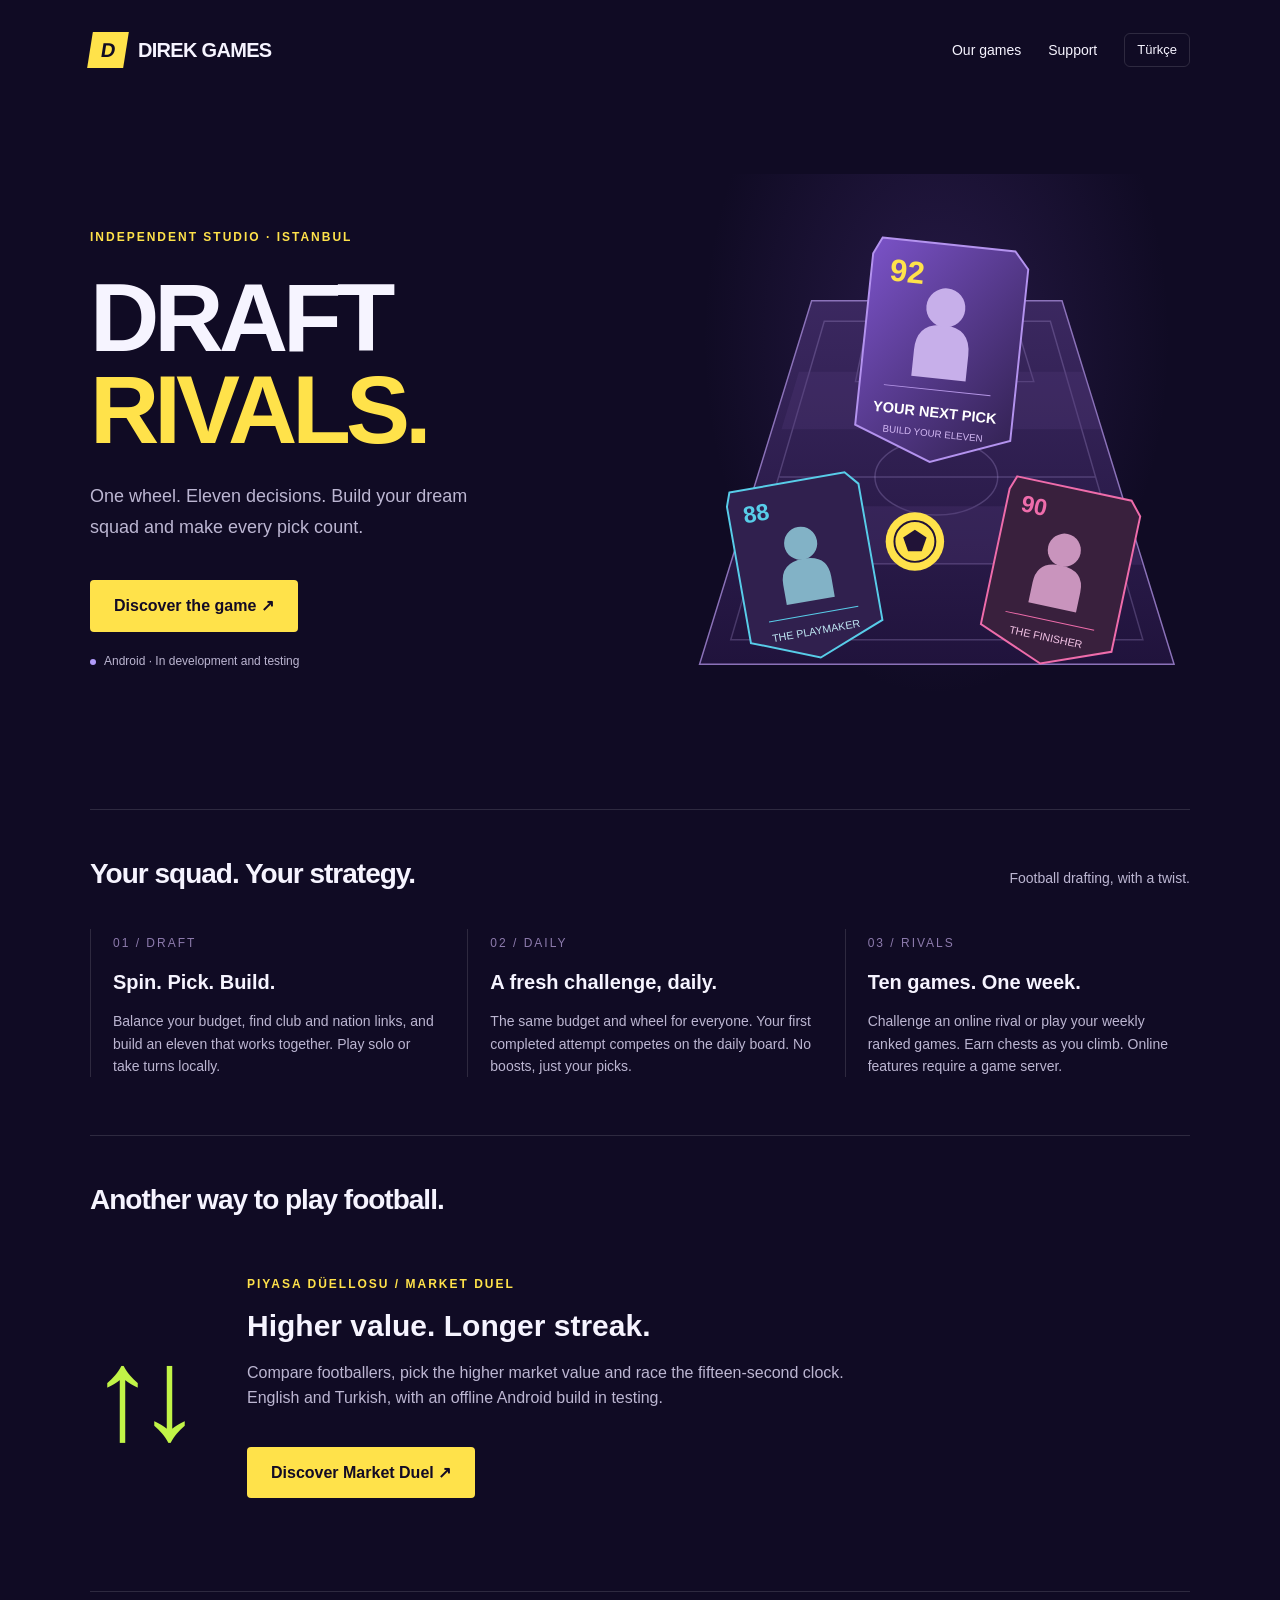
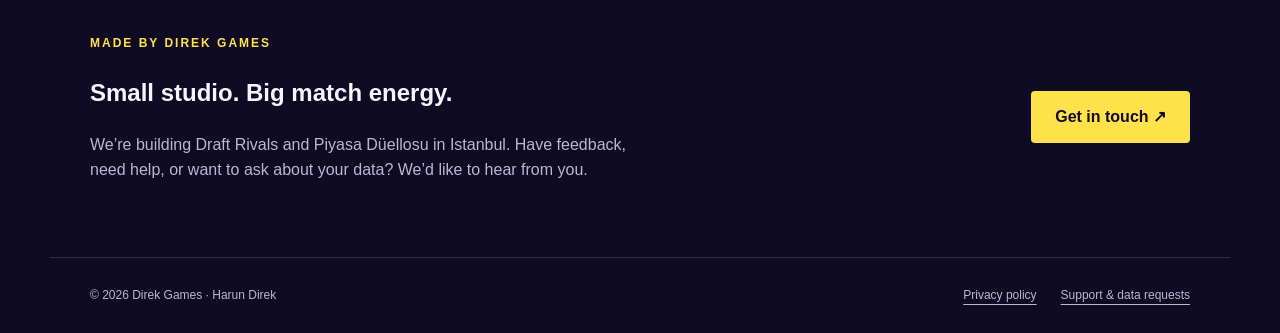
<file: index.html>
<!doctype html>
<html lang="en"><head><meta charset="utf-8"><meta name="viewport" content="width=device-width,initial-scale=1"><meta name="description" content="Direk Games, the independent studio behind Draft Rivals and Piyasa Düellosu. Football drafting and Higher/Lower games."><meta name="theme-color" content="#100b24"><title>Direk Games — Football games</title><link rel="stylesheet" href="styles.css"><script defer src="site.js"></script></head>
<body><header><a class="brand" href="index.html" aria-label="Direk Games home"><span class="mark">D</span>DIREK GAMES</a><nav aria-label="Main navigation"><a class="optional" href="#games" data-en="Our games" data-tr="Oyunlarımız">Our games</a><a href="support.html" data-en="Support" data-tr="Destek">Support</a><button class="lang" data-toggle-language>Türkçe</button></nav></header>
<main><section class="hero" id="game"><div><div class="eyebrow" data-en="Independent studio · Istanbul" data-tr="Bağımsız stüdyo · İstanbul">Independent studio · Istanbul</div><h1>DRAFT<br><span>RIVALS.</span></h1><p class="lead" data-en="One wheel. Eleven decisions. Build your dream squad and make every pick count." data-tr="Bir çark. On bir karar. Hayalindeki kadroyu kur, her seçimin fark yaratsın.">One wheel. Eleven decisions. Build your dream squad and make every pick count.</p><a class="cta" href="#how" data-en="Discover the game ↗" data-tr="Oyunu keşfet ↗">Discover the game ↗</a><div class="status" data-en="Android · In development and testing" data-tr="Android · Geliştirme ve test aşamasında">Android · In development and testing</div></div>
<div class="art"><svg viewBox="0 0 520 560" role="img" aria-label="An illustrated football pitch with draft player cards"><defs><linearGradient id="pitch" x2="0" y2="1"><stop stop-color="#3b2860"/><stop offset="1" stop-color="#20133c"/></linearGradient><linearGradient id="card" x2="1" y2="1"><stop stop-color="#7a52c7"/><stop offset="1" stop-color="#30204e"/></linearGradient></defs><g transform="translate(0 50)"><path d="M132 77 389 77 504 450 17 450Z" fill="url(#pitch)" stroke="#8b72b9" stroke-width="1.5"/><g fill="none" stroke="#d1bcff" stroke-opacity=".22" stroke-width="1.5"><path d="M145 98 377 98 472 425 49 425Z M99 258H423 M190 98 177 160 360 160 341 98 M125 425 146 347 369 347 395 425"/><ellipse cx="260" cy="258" rx="63" ry="39"/></g><g fill="#543b7a" opacity=".28"><path d="M119 150H411L429 209H101Z M82 288H453L471 348H64Z"/></g><g transform="translate(184 19) rotate(6 80 120)"><path d="M8 0H145L160 17V194L80 224 0 194V17Z" fill="url(#card)" stroke="#b493ef" stroke-width="2"/><text x="19" y="43" fill="#ffe24a" font-family="Arial" font-weight="bold" font-size="32">92</text><path d="M52 138V111Q52 83 80 83T108 111V138Z" fill="#c7afea"/><circle cx="80" cy="65" r="20" fill="#c7afea"/><path d="M25 150H135" stroke="#b697e8"/><text x="80" y="178" fill="#fff" font-family="Arial" font-weight="bold" text-anchor="middle" font-size="15">YOUR NEXT PICK</text><text x="80" y="198" fill="#d5baf6" font-family="Arial" text-anchor="middle" font-size="10">BUILD YOUR ELEVEN</text></g><g transform="translate(58 262) rotate(-10 65 94)"><path d="M5 0H125L137 14V156L68 183 0 156V14Z" fill="#30204e" stroke="#58cde9" stroke-width="2"/><text x="15" y="34" fill="#58cde9" font-family="Arial" font-size="24" font-weight="bold">88</text><circle cx="68" cy="64" r="17" fill="#82b2c6"/><path d="M43 124V103Q43 80 68 80T93 103V124" fill="#82b2c6"/><path d="M22 138H115" stroke="#58cde9"/><text x="68" y="159" fill="#c1e9f5" font-family="Arial" text-anchor="middle" font-size="11">THE PLAYMAKER</text></g><g transform="translate(318 268) rotate(12 66 90)"><path d="M5 0H125L137 14V156L68 183 0 156V14Z" fill="#39203d" stroke="#ef6cab" stroke-width="2"/><text x="15" y="34" fill="#ef6cab" font-family="Arial" font-size="24" font-weight="bold">90</text><circle cx="68" cy="64" r="17" fill="#c994bd"/><path d="M43 124V103Q43 80 68 80T93 103V124" fill="#c994bd"/><path d="M22 138H115" stroke="#ef6cab"/><text x="68" y="159" fill="#f3c3e6" font-family="Arial" text-anchor="middle" font-size="11">THE FINISHER</text></g><g transform="translate(238 324)"><circle r="30" fill="#ffe24a"/><circle r="21" fill="none" stroke="#211337" stroke-width="2"/><path d="m0-12 12 8-5 14H-7L-12-4Z" fill="#211337"/></g></g></svg></div></section>
<section class="section" id="how"><div class="section-head"><h2 data-en="Your squad. Your strategy." data-tr="Senin kadron. Senin stratejin.">Your squad. Your strategy.</h2><p data-en="Football drafting, with a twist." data-tr="Futbol draftına yeni bir heyecan.">Football drafting, with a twist.</p></div><div class="modes"><article class="mode"><span class="number">01 / DRAFT</span><h3 data-en="Spin. Pick. Build." data-tr="Çevir. Seç. Kadronu kur.">Spin. Pick. Build.</h3><p data-en="Balance your budget, find club and nation links, and build an eleven that works together. Play solo or take turns locally." data-tr="Bütçeni dengele, kulüp ve ülke bağlarını yakala, uyumlu bir 11 kur. Tek başına oyna veya aynı cihazda sırayla yarış.">Balance your budget, find club and nation links, and build an eleven that works together. Play solo or take turns locally.</p></article><article class="mode"><span class="number">02 / DAILY</span><h3 data-en="A fresh challenge, daily." data-tr="Her gün yeni bir bulmaca.">A fresh challenge, daily.</h3><p data-en="The same budget and wheel for everyone. Your first completed attempt competes on the daily board. No boosts, just your picks." data-tr="Herkese aynı bütçe ve çark. Tamamladığın ilk deneme günlük sıralamada yarışır. Boost yok; seçimlerin konuşur.">The same budget and wheel for everyone. Your first completed attempt competes on the daily board. No boosts, just your picks.</p></article><article class="mode"><span class="number">03 / RIVALS</span><h3 data-en="Ten games. One week." data-tr="On maç. Bir hafta.">Ten games. One week.</h3><p data-en="Challenge an online rival or play your weekly ranked games. Earn chests as you climb. Online features require a game server." data-tr="Online bir rakiple kapış veya haftalık dereceli maçlarını oyna. Yükselirken sandıklar kazan. Online özellikler oyun sunucusu gerektirir.">Challenge an online rival or play your weekly ranked games. Earn chests as you climb. Online features require a game server.</p></article></div></section>
<section class="section" id="games"><div class="section-head"><h2 data-en="Another way to play football." data-tr="Futbolun başka bir oyunu.">Another way to play football.</h2></div><article class="game-feature"><div class="mini-arrows" aria-hidden="true">↑↓</div><div><span class="eyebrow">PIYASA DÜELLOSU / MARKET DUEL</span><h3 data-en="Higher value. Longer streak." data-tr="Yüksek değer. Uzun seri.">Higher value. Longer streak.</h3><p data-en="Compare footballers, pick the higher market value and race the fifteen-second clock. English and Turkish, with an offline Android build in testing." data-tr="Futbolcuları karşılaştır, daha değerli olanı seç ve on beş saniyeye karşı yarış. İngilizce ve Türkçe; çevrimdışı Android sürümü testte.">Compare footballers, pick the higher market value and race the fifteen-second clock. English and Turkish, with an offline Android build in testing.</p><a class="cta" href="piyasa-duellosu.html" data-en="Discover Market Duel ↗" data-tr="Piyasa Düellosu’nu keşfet ↗">Discover Market Duel ↗</a></div></article></section><section class="section contact"><div><div class="eyebrow" data-en="Made by Direk Games" data-tr="Direk Games tarafından">Made by Direk Games</div><h2 data-en="Small studio. Big match energy." data-tr="Küçük stüdyo. Büyük maç heyecanı.">Small studio. Big match energy.</h2><p data-en="We’re building Draft Rivals and Piyasa Düellosu in Istanbul. Have feedback, need help, or want to ask about your data? We’d like to hear from you." data-tr="Draft Rivals ve Piyasa Düellosu’nu İstanbul’da geliştiriyoruz. Önerin, destek ihtiyacın veya verilerinle ilgili bir sorun varsa bize yaz.">We’re building Draft Rivals in Istanbul. Have feedback, need help, or want to ask about your data? We’d like to hear from you.</p></div><a class="cta" href="support.html" data-en="Get in touch ↗" data-tr="Bize ulaş ↗">Get in touch ↗</a></section></main>
<footer><span>© 2026 Direk Games · Harun Direk</span><div><a href="privacy.html" data-en="Privacy policy" data-tr="Gizlilik politikası">Privacy policy</a><a href="support.html" data-en="Support & data requests" data-tr="Destek ve veri talepleri">Support & data requests</a></div></footer></body></html>
</file>
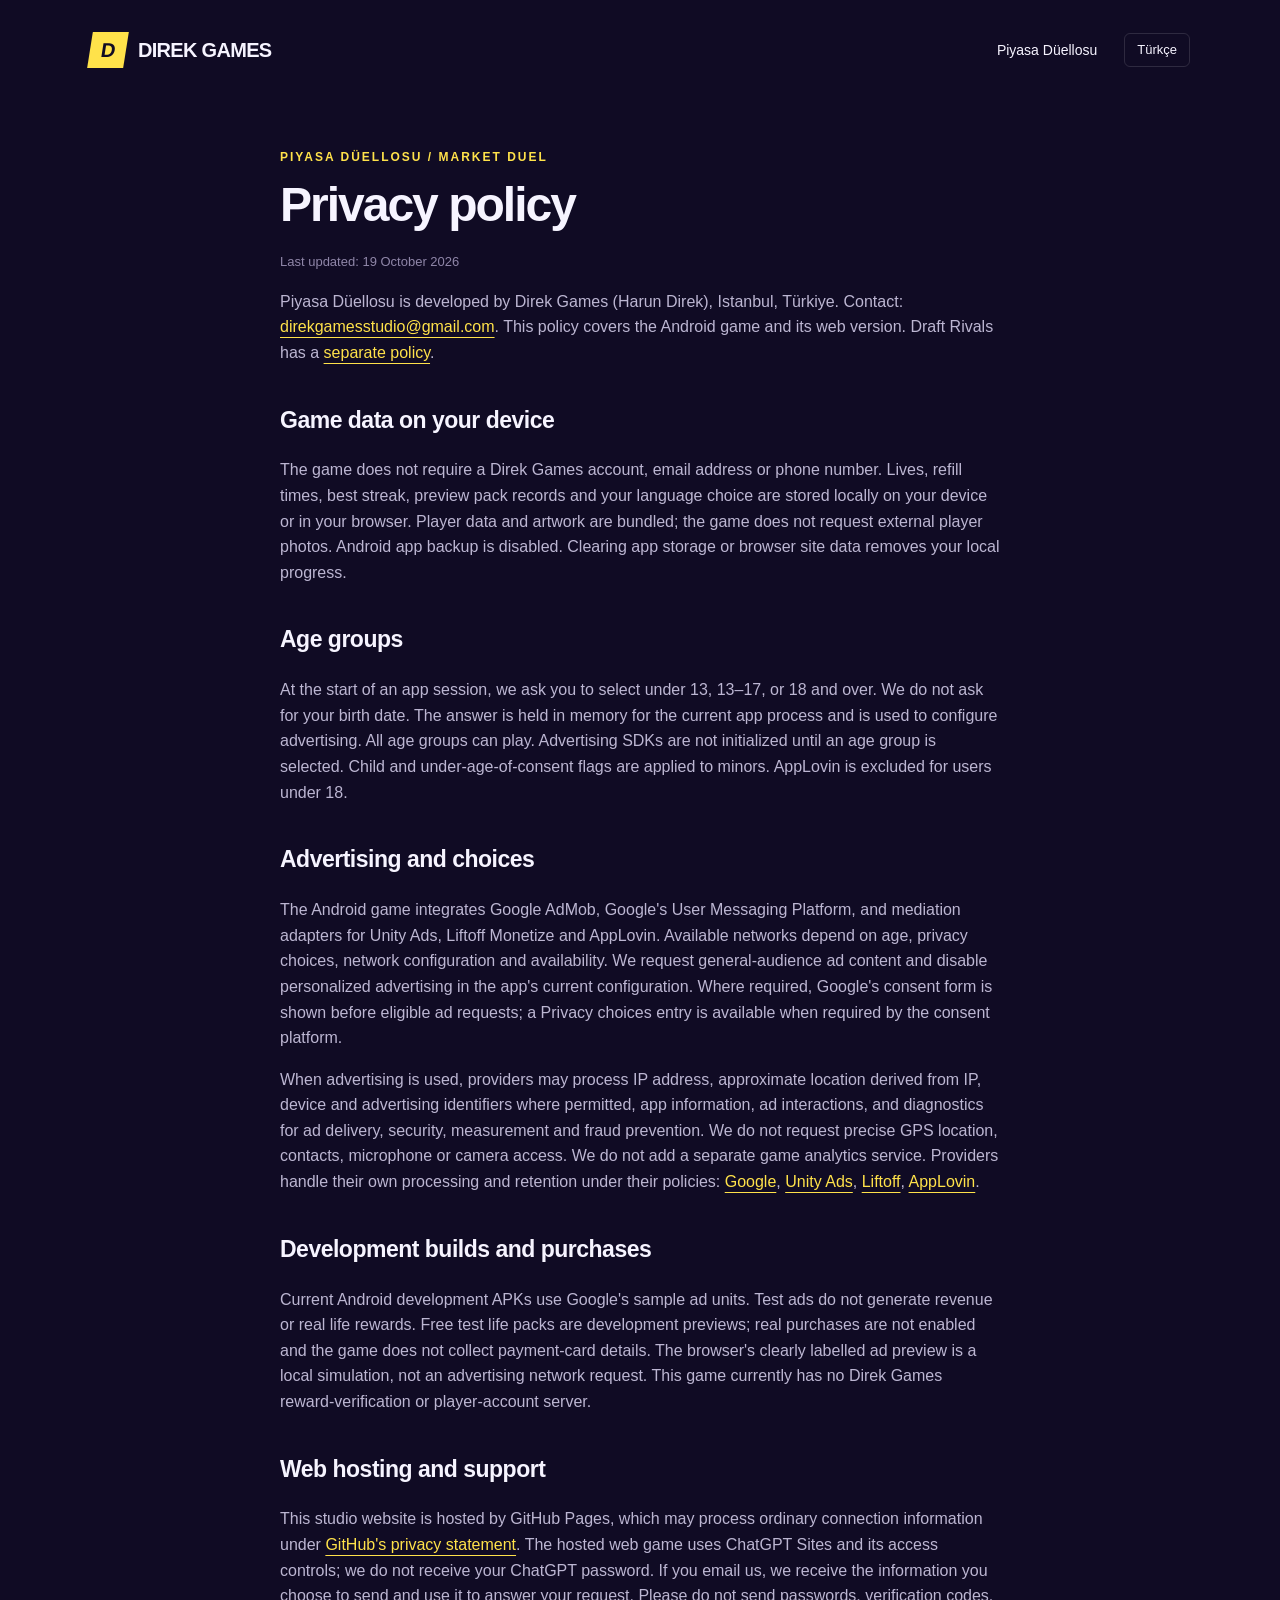
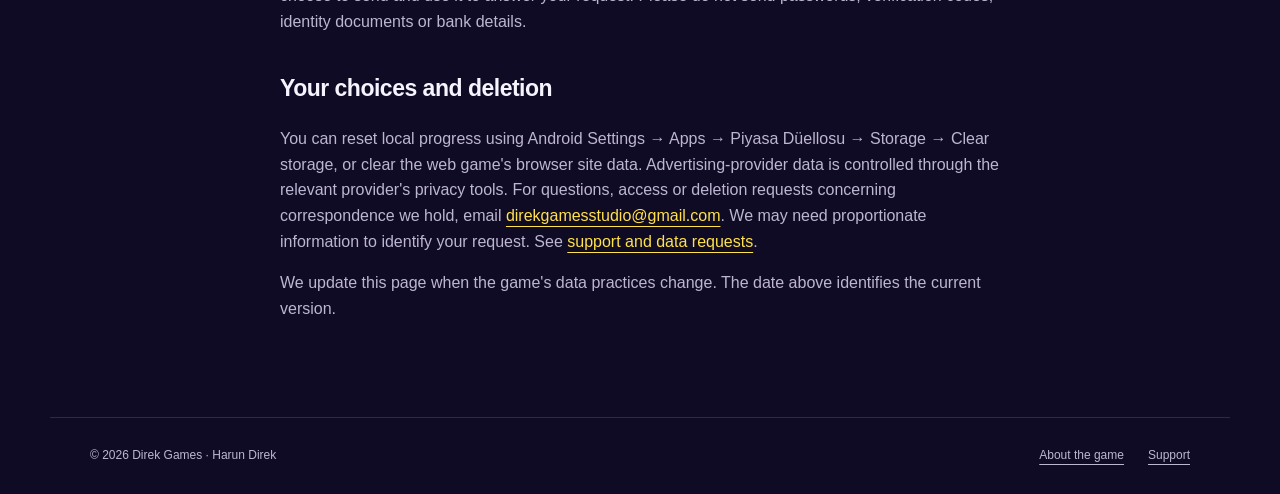
<file: piyasa-duellosu-privacy.html>
<!doctype html>
<html lang="en"><head><meta charset="utf-8"><meta name="viewport" content="width=device-width,initial-scale=1"><meta name="description" content="Privacy policy for Piyasa Düellosu / Market Duel by Direk Games, in English and Turkish."><title>Piyasa Düellosu · Privacy — Direk Games</title><link rel="stylesheet" href="styles.css"><script defer src="site.js"></script></head>
<body><header><a class="brand" href="index.html"><span class="mark">D</span>DIREK GAMES</a><nav><a href="piyasa-duellosu.html">Piyasa Düellosu</a><button class="lang" data-toggle-language>Türkçe</button></nav></header>
<main class="document"><div data-language="en"><div class="eyebrow">PIYASA DÜELLOSU / MARKET DUEL</div><h1>Privacy policy</h1><p class="updated">Last updated: 19 October 2026</p><p>Piyasa Düellosu is developed by Direk Games (Harun Direk), Istanbul, Türkiye. Contact: <a href="mailto:direkgamesstudio@gmail.com">direkgamesstudio@gmail.com</a>. This policy covers the Android game and its web version. Draft Rivals has a <a href="privacy.html">separate policy</a>.</p>
<h2>Game data on your device</h2><p>The game does not require a Direk Games account, email address or phone number. Lives, refill times, best streak, preview pack records and your language choice are stored locally on your device or in your browser. Player data and artwork are bundled; the game does not request external player photos. Android app backup is disabled. Clearing app storage or browser site data removes your local progress.</p>
<h2>Age groups</h2><p>At the start of an app session, we ask you to select under 13, 13–17, or 18 and over. We do not ask for your birth date. The answer is held in memory for the current app process and is used to configure advertising. All age groups can play. Advertising SDKs are not initialized until an age group is selected. Child and under-age-of-consent flags are applied to minors. AppLovin is excluded for users under 18.</p>
<h2>Advertising and choices</h2><p>The Android game integrates Google AdMob, Google's User Messaging Platform, and mediation adapters for Unity Ads, Liftoff Monetize and AppLovin. Available networks depend on age, privacy choices, network configuration and availability. We request general-audience ad content and disable personalized advertising in the app's current configuration. Where required, Google's consent form is shown before eligible ad requests; a Privacy choices entry is available when required by the consent platform.</p><p>When advertising is used, providers may process IP address, approximate location derived from IP, device and advertising identifiers where permitted, app information, ad interactions, and diagnostics for ad delivery, security, measurement and fraud prevention. We do not request precise GPS location, contacts, microphone or camera access. We do not add a separate game analytics service. Providers handle their own processing and retention under their policies: <a href="https://policies.google.com/technologies/ads">Google</a>, <a href="https://unity.com/legal/game-player-and-app-user-privacy-policy">Unity Ads</a>, <a href="https://liftoff.io/privacy-policy/">Liftoff</a>, <a href="https://www.applovin.com/privacy/">AppLovin</a>.</p>
<h2>Development builds and purchases</h2><p>Current Android development APKs use Google's sample ad units. Test ads do not generate revenue or real life rewards. Free test life packs are development previews; real purchases are not enabled and the game does not collect payment-card details. The browser's clearly labelled ad preview is a local simulation, not an advertising network request. This game currently has no Direk Games reward-verification or player-account server.</p>
<h2>Web hosting and support</h2><p>This studio website is hosted by GitHub Pages, which may process ordinary connection information under <a href="https://docs.github.com/en/site-policy/privacy-policies/github-general-privacy-statement">GitHub's privacy statement</a>. The hosted web game uses ChatGPT Sites and its access controls; we do not receive your ChatGPT password. If you email us, we receive the information you choose to send and use it to answer your request. Please do not send passwords, verification codes, identity documents or bank details.</p>
<h2>Your choices and deletion</h2><p>You can reset local progress using Android Settings → Apps → Piyasa Düellosu → Storage → Clear storage, or clear the web game's browser site data. Advertising-provider data is controlled through the relevant provider's privacy tools. For questions, access or deletion requests concerning correspondence we hold, email <a href="mailto:direkgamesstudio@gmail.com">direkgamesstudio@gmail.com</a>. We may need proportionate information to identify your request. See <a href="piyasa-duellosu-support.html">support and data requests</a>.</p><p>We update this page when the game's data practices change. The date above identifies the current version.</p></div>
<div data-language="tr" hidden><div class="eyebrow">PIYASA DÜELLOSU / MARKET DUEL</div><h1>Gizlilik politikası</h1><p class="updated">Son güncelleme: 19 Ekim 2026</p><p>Piyasa Düellosu, İstanbul, Türkiye'deki Direk Games (Harun Direk) tarafından geliştirilir. İletişim: <a href="mailto:direkgamesstudio@gmail.com">direkgamesstudio@gmail.com</a>. Bu politika Android oyununu ve web sürümünü kapsar. Draft Rivals'ın <a href="privacy.html">ayrı politikası</a> vardır.</p>
<h2>Cihazındaki oyun verileri</h2><p>Oyun, Direk Games hesabı, e-posta adresi veya telefon numarası gerektirmez. Canların, yenilenme zamanları, en iyi seri, test paketi kayıtları ve dil tercihin cihazında veya tarayıcında yerel olarak saklanır. Oyuncu verileri ve görselleri uygulamaya dahildir; dışarıdan futbolcu fotoğrafı istenmez. Android uygulama yedeklemesi kapalıdır. Uygulama depolama alanını veya tarayıcı site verilerini temizlemek yerel ilerlemeni siler.</p>
<h2>Yaş grupları</h2><p>Uygulama oturumunun başında 13 yaş altı, 13–17 yaş veya 18 yaş ve üzeri seçeneklerinden birini sorarız. Doğum tarihi istemeyiz. Yanıt yalnız çalışan uygulamanın belleğinde tutulur ve reklam ayarlarında kullanılır. Her yaş grubu oynayabilir. Yaş seçilmeden reklam SDK'ları başlatılmaz. Reşit olmayanlarda çocuk ve rıza yaşının altındaki kullanıcı işaretleri uygulanır. AppLovin, 18 yaş altındakiler için devre dışıdır.</p>
<h2>Reklamlar ve tercihler</h2><p>Android oyunu Google AdMob'u, Google Kullanıcı Mesajlaşma Platformu'nu ve Unity Ads, Liftoff Monetize ile AppLovin uyumlulaştırma adaptörlerini içerir. Kullanılabilecek ağlar yaşa, gizlilik tercihlerine, ağ yapılandırmasına ve kullanılabilirliğe bağlıdır. Genel izleyiciye uygun reklam içeriği istenir ve mevcut yapılandırmada kişiselleştirilmiş reklamlar kapalıdır. Gerektiğinde uygun reklam isteği öncesi Google izin formu gösterilir; izin platformu gerekli gördüğünde Reklam gizliliği seçeneği sunulur.</p><p>Reklam kullanıldığında sağlayıcılar reklam sunma, güvenlik, ölçüm ve sahtekârlığı önleme için IP adresi, IP'den tahmini konum, izin verildiği ölçüde cihaz ve reklam tanımlayıcıları, uygulama bilgileri, reklam etkileşimleri ve tanılama verilerini işleyebilir. Kesin GPS konumu, rehber, mikrofon veya kamera izni istemeyiz. Ayrı bir oyun analiz hizmeti eklemeyiz. Sağlayıcılar kendi işleme ve saklama uygulamalarından sorumludur: <a href="https://policies.google.com/technologies/ads">Google</a>, <a href="https://unity.com/legal/game-player-and-app-user-privacy-policy">Unity Ads</a>, <a href="https://liftoff.io/privacy-policy/">Liftoff</a>, <a href="https://www.applovin.com/privacy/">AppLovin</a>.</p>
<h2>Geliştirme sürümleri ve satın almalar</h2><p>Mevcut Android geliştirme APK'ları Google'ın örnek reklam birimlerini kullanır. Test reklamları gelir veya gerçek can ödülü oluşturmaz. Ücretsiz test can paketleri geliştirme önizlemesidir; gerçek satın almalar açık değildir ve oyun kart bilgisi toplamaz. Tarayıcıda açıkça belirtilen reklam önizlemesi yerel bir simülasyondur; reklam ağına istek göndermez. Bu oyunda şu anda Direk Games'e ait ödül doğrulama veya oyuncu hesabı sunucusu yoktur.</p>
<h2>Web barındırma ve destek</h2><p>Bu stüdyo sitesi GitHub Pages üzerinde barındırılır; GitHub olağan bağlantı bilgilerini <a href="https://docs.github.com/en/site-policy/privacy-policies/github-general-privacy-statement">gizlilik bildirimi</a> kapsamında işleyebilir. Web oyunu ChatGPT Sites'ı ve erişim kontrollerini kullanır; ChatGPT parolanı almayız. E-posta gönderirsen paylaşmayı seçtiğin bilgileri alır ve talebini yanıtlamak için kullanırız. Parola, doğrulama kodu, kimlik belgesi veya banka bilgisi gönderme.</p>
<h2>Tercihlerin ve silme</h2><p>Yerel ilerlemeni Android Ayarlar → Uygulamalar → Piyasa Düellosu → Depolama → Verileri temizle üzerinden veya web oyununun tarayıcı site verilerini temizleyerek sıfırlayabilirsin. Reklam sağlayıcılarındaki veriler ilgili sağlayıcının gizlilik araçlarıyla yönetilir. Soruların veya elimizdeki yazışmalarına ilişkin erişim ve silme taleplerin için <a href="mailto:direkgamesstudio@gmail.com">direkgamesstudio@gmail.com</a> adresine yaz. Talebini belirlemek için ölçülü ek bilgi isteyebiliriz. <a href="piyasa-duellosu-support.html">Destek ve veri talepleri</a> sayfasına bakabilirsin.</p><p>Oyunun veri uygulamaları değiştiğinde bu sayfa güncellenir. Yukarıdaki tarih geçerli sürümü gösterir.</p></div></main>
<footer><span>© 2026 Direk Games · Harun Direk</span><div><a href="piyasa-duellosu.html" data-en="About the game" data-tr="Oyun hakkında">About the game</a><a href="piyasa-duellosu-support.html" data-en="Support" data-tr="Destek">Support</a></div></footer></body></html>
</file>
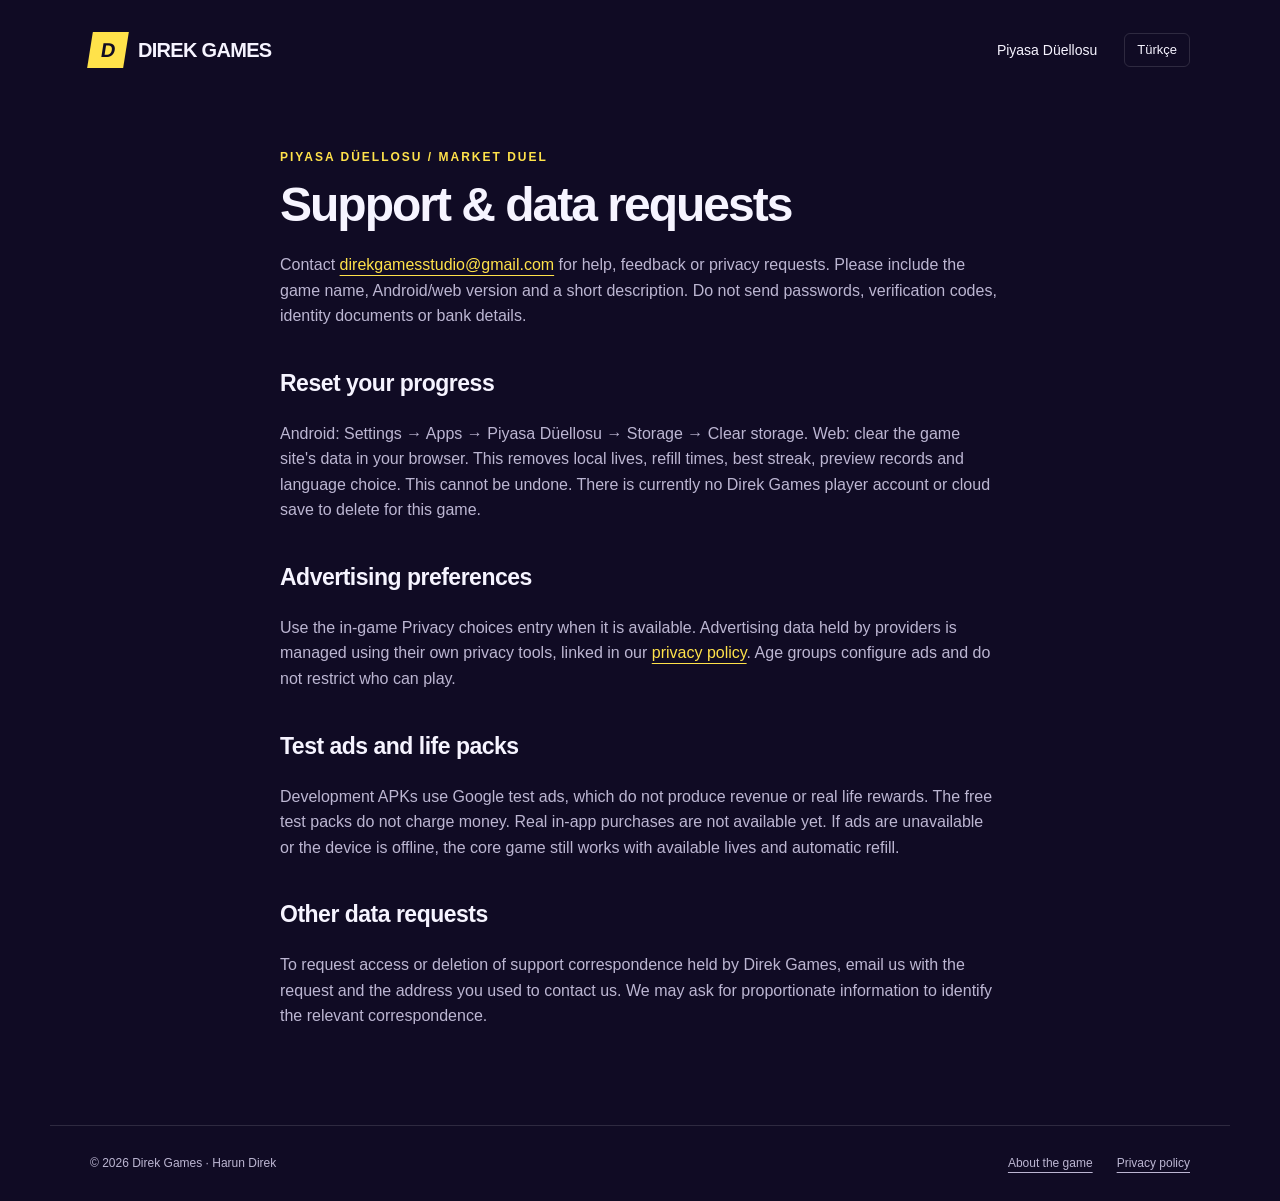
<file: piyasa-duellosu-support.html>
<!doctype html>
<html lang="en"><head><meta charset="utf-8"><meta name="viewport" content="width=device-width,initial-scale=1"><title>Piyasa Düellosu · Support — Direk Games</title><link rel="stylesheet" href="styles.css"><script defer src="site.js"></script></head><body><header><a class="brand" href="index.html"><span class="mark">D</span>DIREK GAMES</a><nav><a href="piyasa-duellosu.html">Piyasa Düellosu</a><button class="lang" data-toggle-language>Türkçe</button></nav></header>
<main class="document"><div data-language="en"><div class="eyebrow">PIYASA DÜELLOSU / MARKET DUEL</div><h1>Support & data requests</h1><p>Contact <a href="mailto:direkgamesstudio@gmail.com?subject=Piyasa%20Duellosu%20support">direkgamesstudio@gmail.com</a> for help, feedback or privacy requests. Please include the game name, Android/web version and a short description. Do not send passwords, verification codes, identity documents or bank details.</p><h2>Reset your progress</h2><p>Android: Settings → Apps → Piyasa Düellosu → Storage → Clear storage. Web: clear the game site's data in your browser. This removes local lives, refill times, best streak, preview records and language choice. This cannot be undone. There is currently no Direk Games player account or cloud save to delete for this game.</p><h2>Advertising preferences</h2><p>Use the in-game Privacy choices entry when it is available. Advertising data held by providers is managed using their own privacy tools, linked in our <a href="piyasa-duellosu-privacy.html">privacy policy</a>. Age groups configure ads and do not restrict who can play.</p><h2>Test ads and life packs</h2><p>Development APKs use Google test ads, which do not produce revenue or real life rewards. The free test packs do not charge money. Real in-app purchases are not available yet. If ads are unavailable or the device is offline, the core game still works with available lives and automatic refill.</p><h2>Other data requests</h2><p>To request access or deletion of support correspondence held by Direk Games, email us with the request and the address you used to contact us. We may ask for proportionate information to identify the relevant correspondence.</p></div>
<div data-language="tr" hidden><div class="eyebrow">PIYASA DÜELLOSU / MARKET DUEL</div><h1>Destek ve veri talepleri</h1><p>Yardım, geri bildirim veya gizlilik talepleri için <a href="mailto:direkgamesstudio@gmail.com?subject=Piyasa%20Duellosu%20destek">direkgamesstudio@gmail.com</a> adresine yaz. Oyunun adını, Android/web sürümünü ve kısa bir açıklama ekle. Parola, doğrulama kodu, kimlik belgesi veya banka bilgisi gönderme.</p><h2>İlerlemeni sıfırla</h2><p>Android: Ayarlar → Uygulamalar → Piyasa Düellosu → Depolama → Verileri temizle. Web: tarayıcıdan oyun sitesinin verilerini temizle. Yerel canlar, yenilenme zamanları, en iyi seri, test kayıtları ve dil tercihi silinir. Bu işlem geri alınamaz. Bu oyun için şu anda silinecek Direk Games oyuncu hesabı veya bulut kaydı yoktur.</p><h2>Reklam tercihleri</h2><p>Kullanılabilir olduğunda oyun içindeki Reklam gizliliği seçeneğini kullan. Sağlayıcıların tuttuğu reklam verilerini <a href="piyasa-duellosu-privacy.html">gizlilik politikamızda</a> bağlantısı bulunan kendi araçlarından yönetebilirsin. Yaş grubu reklamları ayarlar; oyuna erişimi sınırlamaz.</p><h2>Test reklamları ve can paketleri</h2><p>Geliştirme APK'larında Google test reklamları kullanılır; gelir veya gerçek can ödülü oluşmaz. Ücretsiz test paketleri para çekmez. Gerçek uygulama içi satın alma henüz yoktur. Reklam bulunamazsa veya cihaz çevrimdışıysa mevcut canların ve otomatik yenilenme ile temel oyun devam eder.</p><h2>Diğer veri talepleri</h2><p>Direk Games'teki destek yazışmalarına erişim veya silme talebi için talebinle birlikte bize daha önce yazdığın e-posta adresini belirt. İlgili yazışmayı belirlemek için ölçülü ek bilgi isteyebiliriz.</p></div></main><footer><span>© 2026 Direk Games · Harun Direk</span><div><a href="piyasa-duellosu.html" data-en="About the game" data-tr="Oyun hakkında">About the game</a><a href="piyasa-duellosu-privacy.html" data-en="Privacy policy" data-tr="Gizlilik politikası">Privacy policy</a></div></footer></body></html>
</file>
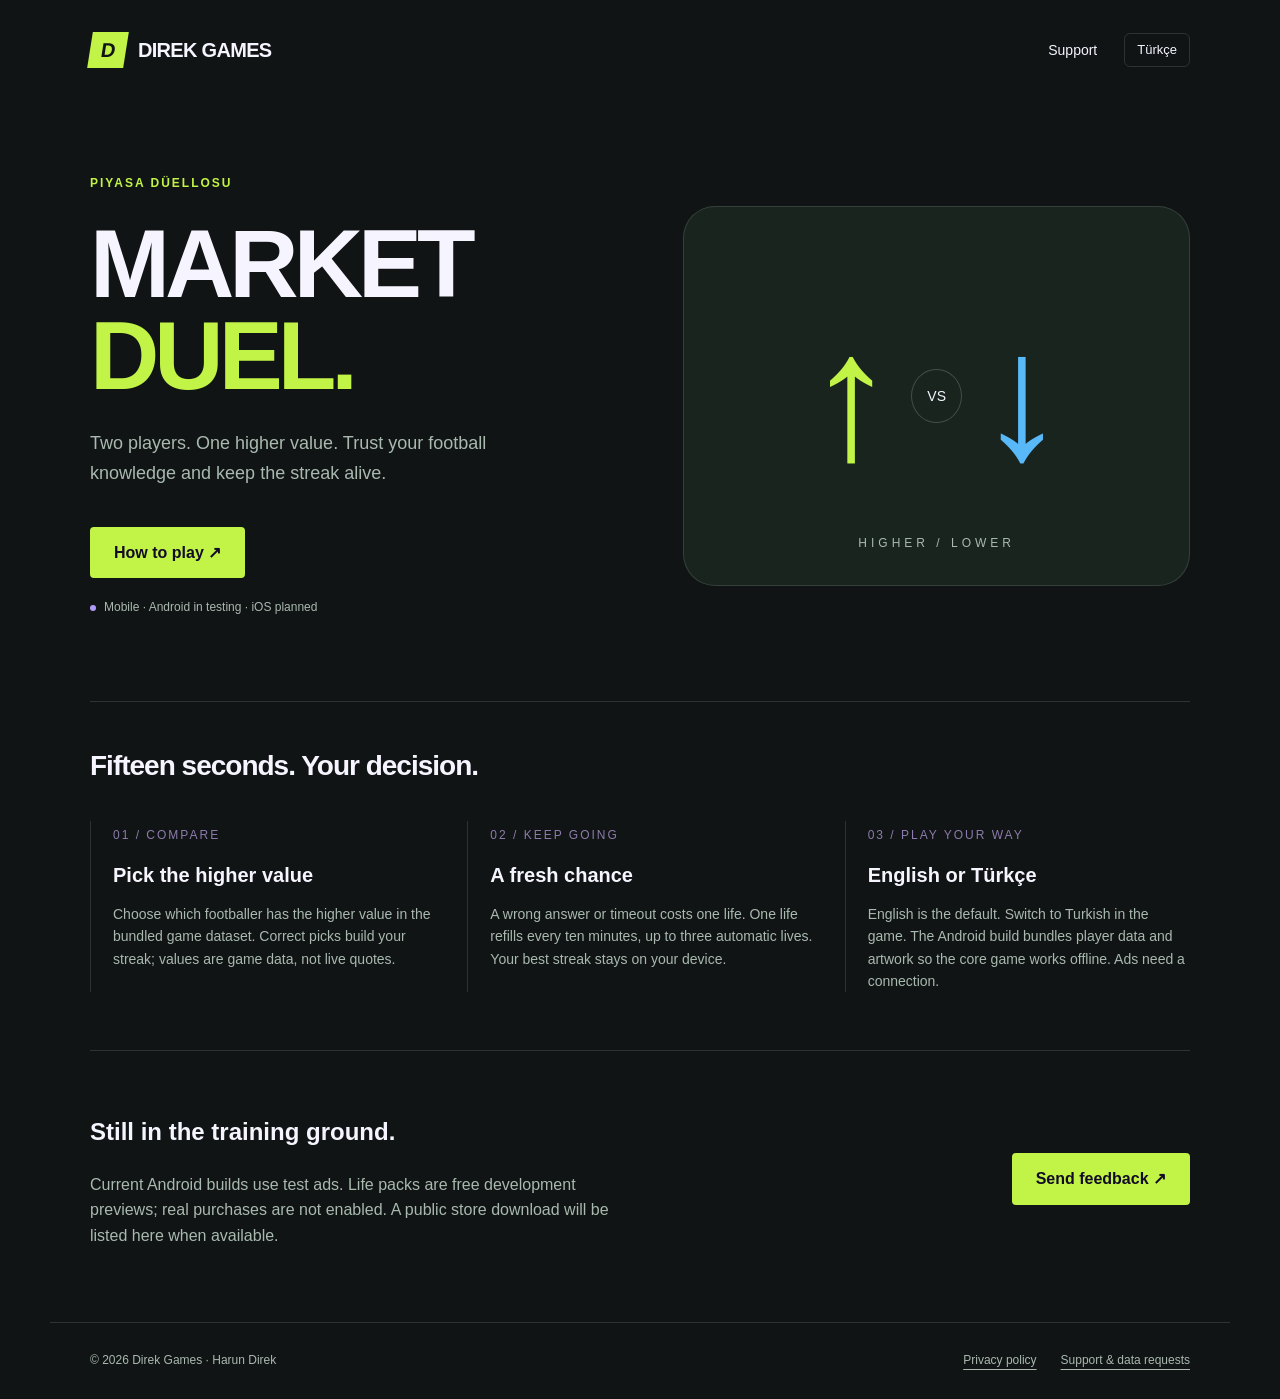
<file: piyasa-duellosu.html>
<!doctype html>
<html lang="en"><head><meta charset="utf-8"><meta name="viewport" content="width=device-width,initial-scale=1"><meta name="description" content="Piyasa Düellosu / Market Duel by Direk Games. Compare football player values and keep your streak alive."><meta name="theme-color" content="#101414"><title>Piyasa Düellosu — Direk Games</title><link rel="stylesheet" href="styles.css"><script defer src="site.js"></script></head>
<body class="duel-page"><header><a class="brand" href="index.html"><span class="mark">D</span>DIREK GAMES</a><nav><a href="piyasa-duellosu-support.html" data-en="Support" data-tr="Destek">Support</a><button class="lang" data-toggle-language>Türkçe</button></nav></header>
<main><section class="hero"><div><div class="eyebrow">PIYASA DÜELLOSU</div><h1>MARKET<br><span>DUEL.</span></h1><p class="lead" data-en="Two players. One higher value. Trust your football knowledge and keep the streak alive." data-tr="İki futbolcu. Bir yüksek değer. Futbol bilgine güven ve seriyi sürdür.">Two players. One higher value. Trust your football knowledge and keep the streak alive.</p><a class="cta" href="#how" data-en="How to play ↗" data-tr="Nasıl oynanır ↗">How to play ↗</a><div class="status" data-en="Mobile · Android in testing · iOS planned" data-tr="Mobil · Android testte · iOS planlanıyor">Mobile · Android in testing · iOS planned</div></div><div class="duel-art" aria-hidden="true"><span class="duel-arrow">↑</span><span class="duel-vs">VS</span><span class="duel-arrow down">↓</span><p>HIGHER / LOWER</p></div></section>
<section class="section" id="how"><div class="section-head"><h2 data-en="Fifteen seconds. Your decision." data-tr="On beş saniye. Senin kararın.">Fifteen seconds. Your decision.</h2></div><div class="modes"><article class="mode"><span class="number">01 / COMPARE</span><h3 data-en="Pick the higher value" data-tr="Daha değerli olanı seç">Pick the higher value</h3><p data-en="Choose which footballer has the higher value in the bundled game dataset. Correct picks build your streak; values are game data, not live quotes." data-tr="Oyunun veri setinde piyasa değeri daha yüksek olan futbolcuyu seç. Doğru seçimlerle serini uzat; değerler canlı fiyat değildir.">Choose which footballer has the higher value in the bundled game dataset. Correct picks build your streak; values are game data, not live quotes.</p></article><article class="mode"><span class="number">02 / KEEP GOING</span><h3 data-en="A fresh chance" data-tr="Yeni bir şans">A fresh chance</h3><p data-en="A wrong answer or timeout costs one life. One life refills every ten minutes, up to three automatic lives. Your best streak stays on your device." data-tr="Yanlış cevap veya sürenin bitmesi bir can götürür. Her on dakikada bir can yenilenir; otomatik can sınırı üçtür. En iyi serin cihazında saklanır.">A wrong answer or timeout costs one life. One life refills every ten minutes, up to three automatic lives. Your best streak stays on your device.</p></article><article class="mode"><span class="number">03 / PLAY YOUR WAY</span><h3 data-en="English or Türkçe" data-tr="Türkçe veya English">English or Türkçe</h3><p data-en="English is the default. Switch to Turkish in the game. The Android build bundles player data and artwork so the core game works offline. Ads need a connection." data-tr="Varsayılan dil İngilizcedir; oyundan Türkçeye geçebilirsin. Android sürümü oyuncu verilerini ve görsellerini içerir; temel oyun çevrimdışı çalışır. Reklamlar bağlantı gerektirir.">English is the default. Switch to Turkish in the game. The Android build bundles player data and artwork so the core game works offline. Ads need a connection.</p></article></div></section>
<section class="section contact"><div><h2 data-en="Still in the training ground." data-tr="Şimdilik antrenman sahasında.">Still in the training ground.</h2><p data-en="Current Android builds use test ads. Life packs are free development previews; real purchases are not enabled. A public store download will be listed here when available." data-tr="Mevcut Android sürümlerinde test reklamları kullanılır. Can paketleri ücretsiz geliştirme önizlemesidir; gerçek satın alma açık değildir. Herkese açık mağaza bağlantısı hazır olduğunda burada paylaşılacak.">Current Android builds use test ads. Life packs are free development previews; real purchases are not enabled. A public store download will be listed here when available.</p></div><a class="cta" href="piyasa-duellosu-support.html" data-en="Send feedback ↗" data-tr="Geri bildirim gönder ↗">Send feedback ↗</a></section></main>
<footer><span>© 2026 Direk Games · Harun Direk</span><div><a href="piyasa-duellosu-privacy.html" data-en="Privacy policy" data-tr="Gizlilik politikası">Privacy policy</a><a href="piyasa-duellosu-support.html" data-en="Support & data requests" data-tr="Destek ve veri talepleri">Support & data requests</a></div></footer></body></html>
</file>
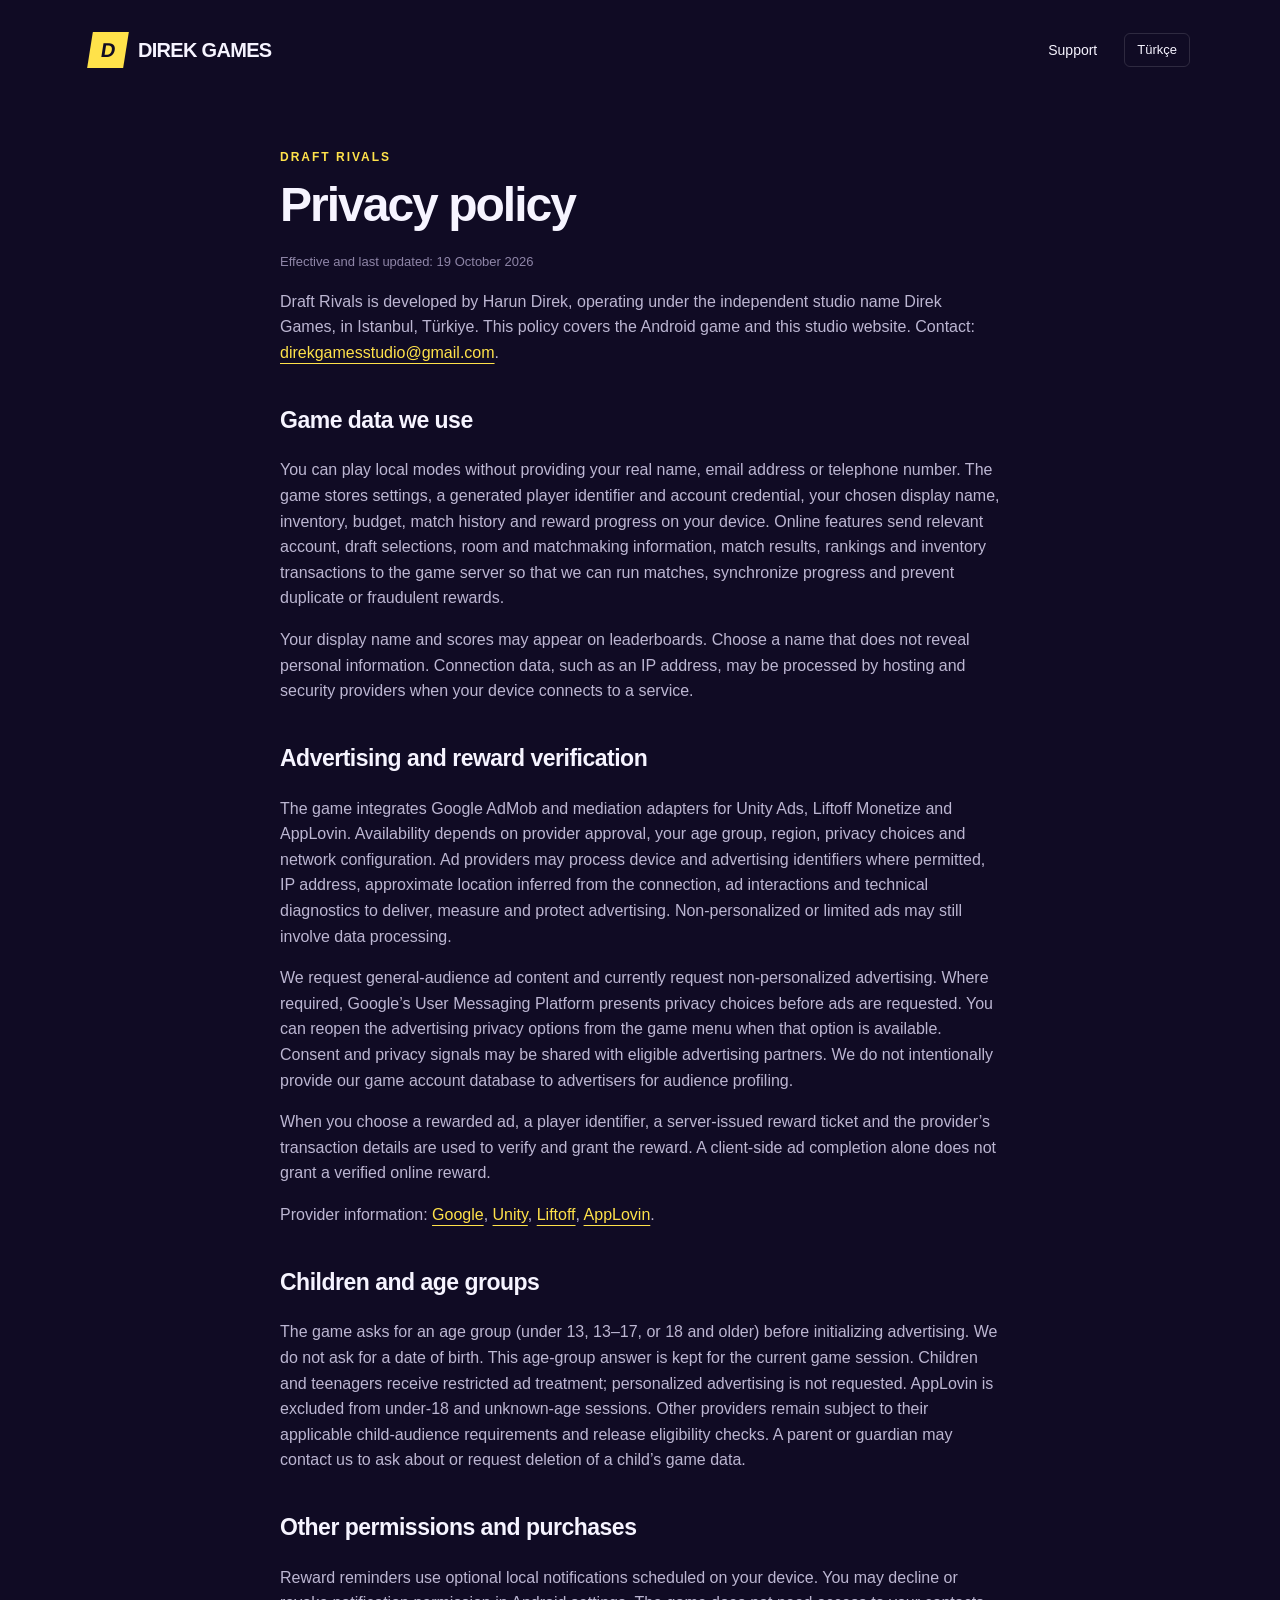
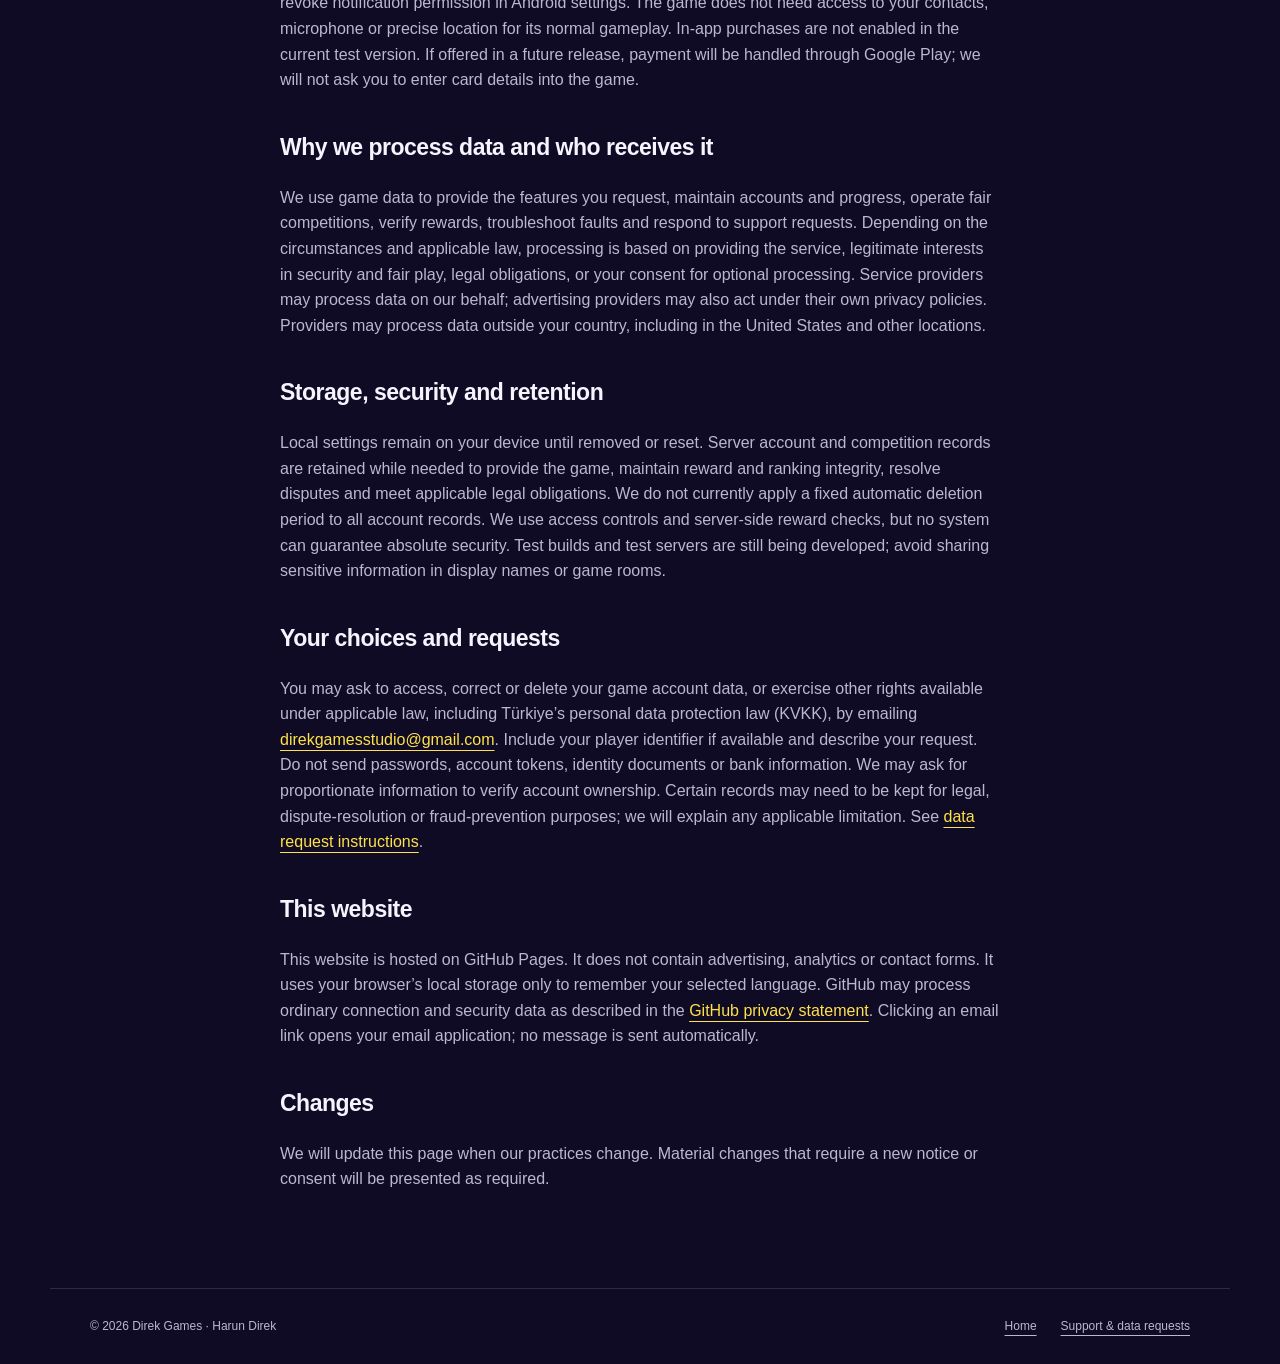
<file: privacy.html>
<!doctype html><html lang="en"><head><meta charset="utf-8"><meta name="viewport" content="width=device-width,initial-scale=1"><meta name="description" content="Draft Rivals privacy policy, data practices, advertising partners and privacy rights."><title>Privacy policy — Direk Games</title><link rel="stylesheet" href="styles.css"><script defer src="site.js"></script></head><body><header><a class="brand" href="index.html"><span class="mark">D</span>DIREK GAMES</a><nav><a href="support.html" data-en="Support" data-tr="Destek">Support</a><button class="lang" data-toggle-language>Türkçe</button></nav></header><main class="document">
<article data-language="en"><div class="eyebrow">DRAFT RIVALS</div><h1>Privacy policy</h1><p class="updated">Effective and last updated: 19 October 2026</p><p>Draft Rivals is developed by Harun Direk, operating under the independent studio name Direk Games, in Istanbul, Türkiye. This policy covers the Android game and this studio website. Contact: <a href="mailto:direkgamesstudio@gmail.com">direkgamesstudio@gmail.com</a>.</p>
<h2>Game data we use</h2><p>You can play local modes without providing your real name, email address or telephone number. The game stores settings, a generated player identifier and account credential, your chosen display name, inventory, budget, match history and reward progress on your device. Online features send relevant account, draft selections, room and matchmaking information, match results, rankings and inventory transactions to the game server so that we can run matches, synchronize progress and prevent duplicate or fraudulent rewards.</p><p>Your display name and scores may appear on leaderboards. Choose a name that does not reveal personal information. Connection data, such as an IP address, may be processed by hosting and security providers when your device connects to a service.</p>
<h2>Advertising and reward verification</h2><p>The game integrates Google AdMob and mediation adapters for Unity Ads, Liftoff Monetize and AppLovin. Availability depends on provider approval, your age group, region, privacy choices and network configuration. Ad providers may process device and advertising identifiers where permitted, IP address, approximate location inferred from the connection, ad interactions and technical diagnostics to deliver, measure and protect advertising. Non-personalized or limited ads may still involve data processing.</p><p>We request general-audience ad content and currently request non-personalized advertising. Where required, Google’s User Messaging Platform presents privacy choices before ads are requested. You can reopen the advertising privacy options from the game menu when that option is available. Consent and privacy signals may be shared with eligible advertising partners. We do not intentionally provide our game account database to advertisers for audience profiling.</p><p>When you choose a rewarded ad, a player identifier, a server-issued reward ticket and the provider’s transaction details are used to verify and grant the reward. A client-side ad completion alone does not grant a verified online reward.</p><p>Provider information: <a href="https://policies.google.com/privacy">Google</a>, <a href="https://unity.com/legal/privacy-policy">Unity</a>, <a href="https://liftoff.io/privacy-policy/">Liftoff</a>, <a href="https://www.applovin.com/privacy/">AppLovin</a>.</p>
<h2>Children and age groups</h2><p>The game asks for an age group (under 13, 13–17, or 18 and older) before initializing advertising. We do not ask for a date of birth. This age-group answer is kept for the current game session. Children and teenagers receive restricted ad treatment; personalized advertising is not requested. AppLovin is excluded from under-18 and unknown-age sessions. Other providers remain subject to their applicable child-audience requirements and release eligibility checks. A parent or guardian may contact us to ask about or request deletion of a child’s game data.</p>
<h2>Other permissions and purchases</h2><p>Reward reminders use optional local notifications scheduled on your device. You may decline or revoke notification permission in Android settings. The game does not need access to your contacts, microphone or precise location for its normal gameplay. In-app purchases are not enabled in the current test version. If offered in a future release, payment will be handled through Google Play; we will not ask you to enter card details into the game.</p>
<h2>Why we process data and who receives it</h2><p>We use game data to provide the features you request, maintain accounts and progress, operate fair competitions, verify rewards, troubleshoot faults and respond to support requests. Depending on the circumstances and applicable law, processing is based on providing the service, legitimate interests in security and fair play, legal obligations, or your consent for optional processing. Service providers may process data on our behalf; advertising providers may also act under their own privacy policies. Providers may process data outside your country, including in the United States and other locations.</p>
<h2>Storage, security and retention</h2><p>Local settings remain on your device until removed or reset. Server account and competition records are retained while needed to provide the game, maintain reward and ranking integrity, resolve disputes and meet applicable legal obligations. We do not currently apply a fixed automatic deletion period to all account records. We use access controls and server-side reward checks, but no system can guarantee absolute security. Test builds and test servers are still being developed; avoid sharing sensitive information in display names or game rooms.</p>
<h2>Your choices and requests</h2><p>You may ask to access, correct or delete your game account data, or exercise other rights available under applicable law, including Türkiye’s personal data protection law (KVKK), by emailing <a href="mailto:direkgamesstudio@gmail.com?subject=Draft%20Rivals%20privacy%20request">direkgamesstudio@gmail.com</a>. Include your player identifier if available and describe your request. Do not send passwords, account tokens, identity documents or bank information. We may ask for proportionate information to verify account ownership. Certain records may need to be kept for legal, dispute-resolution or fraud-prevention purposes; we will explain any applicable limitation. See <a href="support.html#data">data request instructions</a>.</p>
<h2>This website</h2><p>This website is hosted on GitHub Pages. It does not contain advertising, analytics or contact forms. It uses your browser’s local storage only to remember your selected language. GitHub may process ordinary connection and security data as described in the <a href="https://docs.github.com/en/site-policy/privacy-policies/github-general-privacy-statement">GitHub privacy statement</a>. Clicking an email link opens your email application; no message is sent automatically.</p><h2>Changes</h2><p>We will update this page when our practices change. Material changes that require a new notice or consent will be presented as required.</p></article>
<article data-language="tr" hidden><div class="eyebrow">DRAFT RIVALS</div><h1>Gizlilik politikası</h1><p class="updated">Yürürlük ve son güncelleme: 19 Ekim 2026</p><p>Draft Rivals, İstanbul, Türkiye’de bağımsız stüdyo adı Direk Games’i kullanan Harun Direk tarafından geliştirilir. Bu politika Android oyununu ve bu stüdyo sitesini kapsar. İletişim: <a href="mailto:direkgamesstudio@gmail.com">direkgamesstudio@gmail.com</a>.</p><h2>Kullandığımız oyun verileri</h2><p>Yerel modları gerçek adını, e-posta adresini veya telefon numaranı vermeden oynayabilirsin. Oyun; ayarları, üretilen oyuncu kimliğini ve hesap erişim bilgisini, seçtiğin görünen adı, envanteri, bütçeyi, maç geçmişini ve ödül ilerlemesini cihazında saklar. Online özellikler; maçları yürütmek, ilerlemeyi eşitlemek ve tekrarlı veya hileli ödülleri engellemek için ilgili hesap, draft seçimi, oda, eşleşme, maç sonucu, sıralama ve envanter işlem verilerini oyun sunucusuna iletir.</p><p>Görünen adın ve puanların sıralamalarda gösterilebilir. Kişisel bilgi içermeyen bir ad seç. Bir hizmete bağlanırken IP adresi gibi bağlantı verileri barındırma ve güvenlik sağlayıcıları tarafından işlenebilir.</p><h2>Reklamlar ve ödül doğrulama</h2><p>Oyunda Google AdMob ile Unity Ads, Liftoff Monetize ve AppLovin uyumlulaştırma adaptörleri bulunur. Kullanılabilirlik; sağlayıcı onayına, yaş grubuna, bölgeye, gizlilik tercihlerine ve ağ yapılandırmasına bağlıdır. Reklam sağlayıcıları; izin verildiğinde cihaz ve reklam tanımlayıcılarını, IP adresini, bağlantıdan çıkarılan yaklaşık konumu, reklam etkileşimlerini ve teknik tanılama bilgilerini reklam sunumu, ölçüm ve güvenlik amacıyla işleyebilir. Kişiselleştirilmemiş veya sınırlı reklamlar da veri işleme içerebilir.</p><p>Genel izleyiciye uygun reklam içeriği ve mevcut sürümde kişiselleştirilmemiş reklam talep ediyoruz. Gerektiğinde Google User Messaging Platform, reklam talebinden önce gizlilik seçeneklerini sunar. Kullanılabilir olduğunda oyun menüsündeki reklam gizliliği seçeneğinden bu tercihleri yeniden açabilirsin. İzin ve gizlilik sinyalleri uygun reklam ortaklarıyla paylaşılabilir. Oyun hesap veritabanını reklam verenlere kitle profili oluşturmak amacıyla bilerek vermiyoruz.</p><p>Ödüllü reklam seçtiğinde ödülün doğrulanması ve verilmesi için oyuncu kimliği, sunucunun ürettiği ödül bileti ve sağlayıcının işlem bilgileri kullanılır. Yalnızca cihazdaki reklam tamamlandı bildirimi doğrulanmış online ödül vermez.</p><p>Sağlayıcı politikaları: <a href="https://policies.google.com/privacy">Google</a>, <a href="https://unity.com/legal/privacy-policy">Unity</a>, <a href="https://liftoff.io/privacy-policy/">Liftoff</a>, <a href="https://www.applovin.com/privacy/">AppLovin</a>.</p><h2>Çocuklar ve yaş grupları</h2><p>Reklam başlatılmadan önce yaş grubu (13 yaş altı, 13–17 veya 18 ve üzeri) sorulur. Doğum tarihi istenmez. Yanıt, geçerli oyun oturumu boyunca tutulur. Çocuklara ve gençlere kısıtlı reklam ayarları uygulanır; kişiselleştirilmiş reklam talep edilmez. AppLovin, 18 yaş altı ve yaşı bilinmeyen oturumlarda dışlanır. Diğer sağlayıcılar da kendi çocuk kitlesi kurallarına ve yayın uygunluğu kontrollerine tabidir. Ebeveyn veya yasal temsilci, çocuğun oyun verileri hakkında bilgi veya silme talebi için bize yazabilir.</p><h2>Diğer izinler ve satın almalar</h2><p>Ödül hatırlatmaları, cihazında zamanlanan isteğe bağlı yerel bildirimleri kullanır. Bildirim iznini reddedebilir veya Android ayarlarından kaldırabilirsin. Normal oynanış için rehber, mikrofon veya hassas konum erişimi gerekmez. Mevcut test sürümünde uygulama içi satın almalar etkin değildir. İleride sunulursa ödeme Google Play üzerinden yürütülür; oyun içinde kart bilgisi istemeyiz.</p><h2>İşleme amaçları ve alıcılar</h2><p>Oyun verilerini; istediğin özellikleri sağlamak, hesabı ve ilerlemeyi sürdürmek, adil yarışmalar yürütmek, ödülleri doğrulamak, hataları gidermek ve destek taleplerine yanıt vermek için kullanırız. Duruma ve geçerli hukuka göre işleme; hizmetin sunulmasına, güvenlik ve adil oyun konusundaki meşru menfaatlere, yasal yükümlülüklere veya isteğe bağlı işlemler için iznine dayanır. Hizmet sağlayıcıları bizim adımıza veri işleyebilir; reklam sağlayıcıları kendi gizlilik politikaları kapsamında da hareket edebilir. Sağlayıcılar verileri ABD ve başka ülkeler dahil bulunduğun ülke dışında işleyebilir.</p><h2>Saklama ve güvenlik</h2><p>Yerel ayarlar kaldırılana veya sıfırlanana kadar cihazında kalır. Sunucu hesap ve yarışma kayıtları; oyunu sunmak, ödül ve sıralama bütünlüğünü korumak, uyuşmazlıkları çözmek ve geçerli yasal yükümlülükleri karşılamak için gerekli olduğu sürece tutulur. Tüm hesap kayıtlarına uygulanan sabit bir otomatik silme süremiz henüz yoktur. Erişim kontrolleri ve sunucu taraflı ödül doğrulaması kullanırız; hiçbir sistem mutlak güvenliği garanti edemez. Test sürümleri ve sunucuları geliştirme aşamasındadır. Görünen adlarda veya odalarda hassas bilgi paylaşma.</p><h2>Tercihlerin ve hakların</h2><p>Oyun hesabı verilerine erişim, düzeltme veya silme talebi ve KVKK dahil geçerli hukuktan doğan diğer hakların için <a href="mailto:direkgamesstudio@gmail.com?subject=Draft%20Rivals%20gizlilik%20talebi">direkgamesstudio@gmail.com</a> adresine yazabilirsin. Varsa oyuncu kimliğini ve talebini ekle. Şifre, hesap belirteci, kimlik belgesi veya banka bilgisi gönderme. Hesap sahipliğini doğrulamak için ölçülü ek bilgi isteyebiliriz. Bazı kayıtların yasal yükümlülükler, uyuşmazlık veya hile önleme için tutulması gerekebilir; geçerli bir sınırlama varsa açıklarız. <a href="support.html#data">Veri talebi adımlarına bak.</a></p><h2>Bu web sitesi</h2><p>Site GitHub Pages’te barındırılır. Reklam, analiz aracı veya iletişim formu içermez. Tarayıcının yerel depolaması yalnızca dil tercihini hatırlamak için kullanılır. GitHub, <a href="https://docs.github.com/en/site-policy/privacy-policies/github-general-privacy-statement">gizlilik bildirimine</a> göre olağan bağlantı ve güvenlik verilerini işleyebilir. E-posta bağlantısı yalnızca e-posta uygulamanı açar; otomatik mesaj gönderilmez.</p><h2>Değişiklikler</h2><p>Uygulamalarımız değiştiğinde bu sayfayı güncelleriz. Yeni bildirim veya izin gerektiren önemli değişiklikler gerektiği şekilde sunulur.</p></article></main><footer><span>© 2026 Direk Games · Harun Direk</span><div><a href="index.html" data-en="Home" data-tr="Ana sayfa">Home</a><a href="support.html" data-en="Support & data requests" data-tr="Destek ve veri talepleri">Support & data requests</a></div></footer></body></html>
</file>
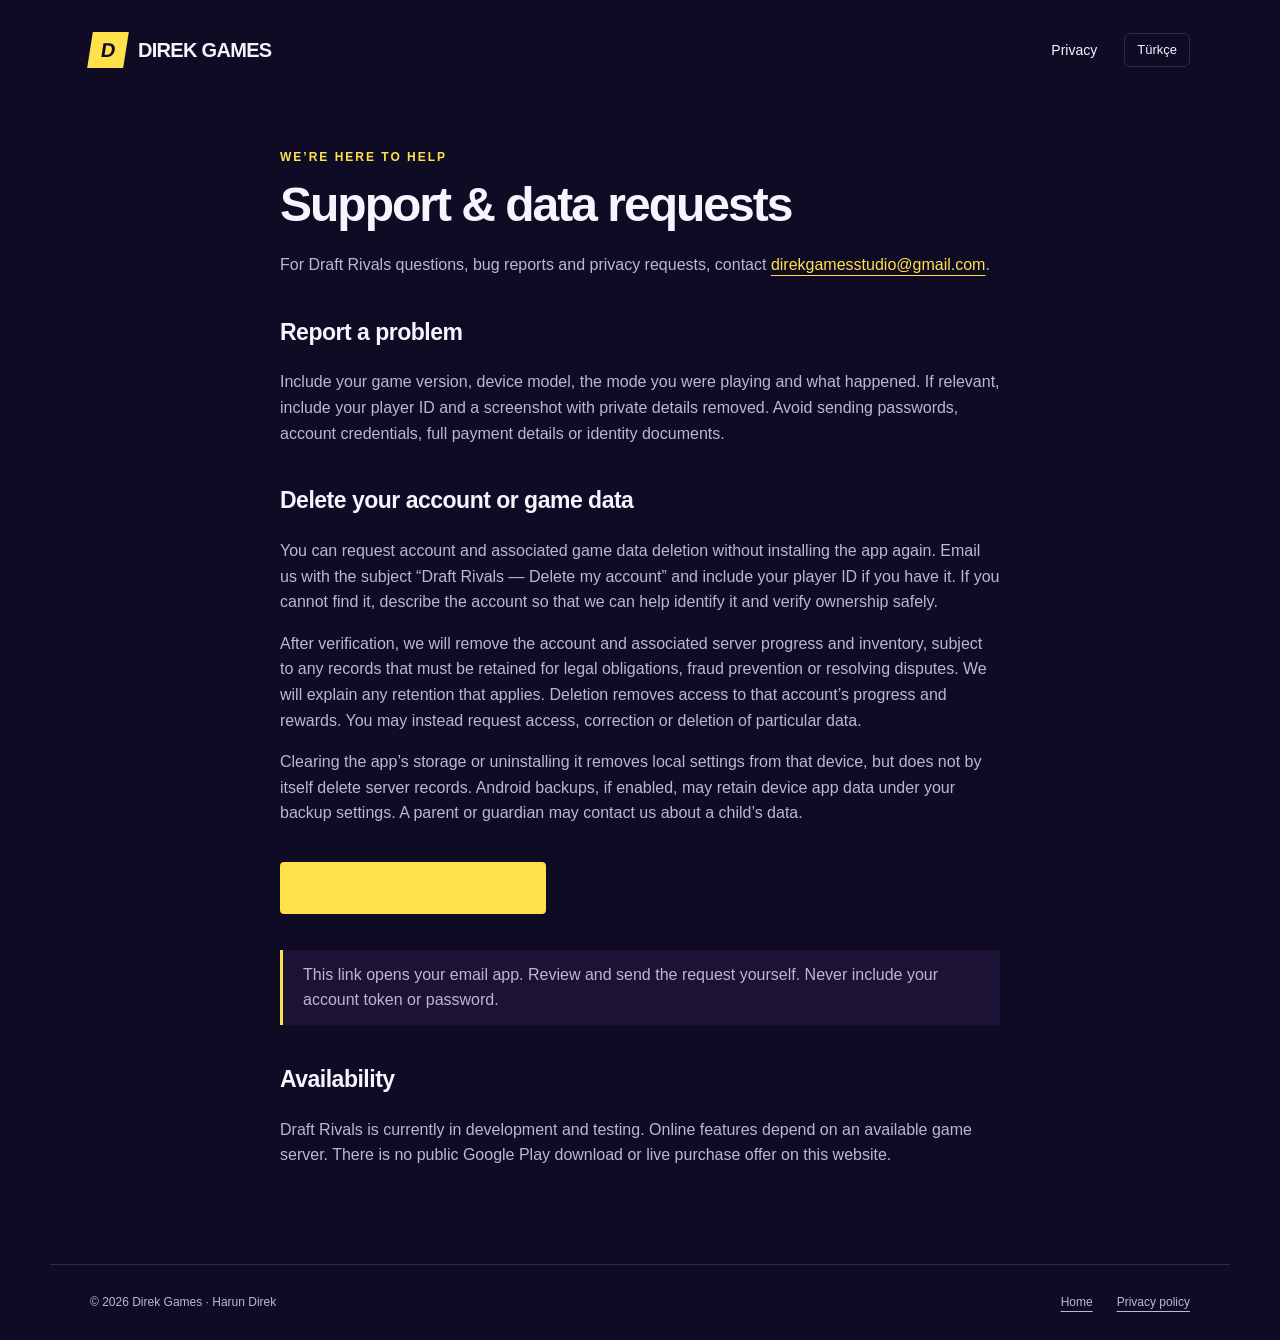
<file: support.html>
<!doctype html><html lang="en"><head><meta charset="utf-8"><meta name="viewport" content="width=device-width,initial-scale=1"><meta name="description" content="Contact Direk Games for Draft Rivals support and account data deletion requests."><title>Support & data requests — Direk Games</title><link rel="stylesheet" href="styles.css"><script defer src="site.js"></script></head><body><header><a class="brand" href="index.html"><span class="mark">D</span>DIREK GAMES</a><nav><a href="privacy.html" data-en="Privacy" data-tr="Gizlilik">Privacy</a><button class="lang" data-toggle-language>Türkçe</button></nav></header><main class="document"><article data-language="en"><div class="eyebrow">WE’RE HERE TO HELP</div><h1>Support & data requests</h1><p>For Draft Rivals questions, bug reports and privacy requests, contact <a href="mailto:direkgamesstudio@gmail.com">direkgamesstudio@gmail.com</a>.</p><h2>Report a problem</h2><p>Include your game version, device model, the mode you were playing and what happened. If relevant, include your player ID and a screenshot with private details removed. Avoid sending passwords, account credentials, full payment details or identity documents.</p><h2 id="data">Delete your account or game data</h2><p>You can request account and associated game data deletion without installing the app again. Email us with the subject “Draft Rivals — Delete my account” and include your player ID if you have it. If you cannot find it, describe the account so that we can help identify it and verify ownership safely.</p><p>After verification, we will remove the account and associated server progress and inventory, subject to any records that must be retained for legal obligations, fraud prevention or resolving disputes. We will explain any retention that applies. Deletion removes access to that account’s progress and rewards. You may instead request access, correction or deletion of particular data.</p><p>Clearing the app’s storage or uninstalling it removes local settings from that device, but does not by itself delete server records. Android backups, if enabled, may retain device app data under your backup settings. A parent or guardian may contact us about a child’s data.</p><a class="cta" href="mailto:direkgamesstudio@gmail.com?subject=Draft%20Rivals%20%E2%80%94%20Delete%20my%20account">Prepare a deletion request ↗</a><p class="note">This link opens your email app. Review and send the request yourself. Never include your account token or password.</p><h2>Availability</h2><p>Draft Rivals is currently in development and testing. Online features depend on an available game server. There is no public Google Play download or live purchase offer on this website.</p></article><article data-language="tr" hidden><div class="eyebrow">YARDIM İÇİN BURADAYIZ</div><h1>Destek ve veri talepleri</h1><p>Draft Rivals soruları, hata bildirimleri ve gizlilik talepleri için <a href="mailto:direkgamesstudio@gmail.com">direkgamesstudio@gmail.com</a> adresine yaz.</p><h2>Sorun bildir</h2><p>Oyun sürümünü, cihaz modelini, oynadığın modu ve ne olduğunu ekle. İlgiliyse oyuncu kimliğini ve özel bilgileri temizlenmiş bir ekran görüntüsünü ekleyebilirsin. Şifre, hesap erişim bilgisi, tam ödeme bilgisi veya kimlik belgesi gönderme.</p><h2>Hesabını veya oyun verilerini sildir</h2><p>Uygulamayı yeniden yüklemeden hesap ve ilgili oyun verilerinin silinmesini isteyebilirsin. “Draft Rivals — Hesabımı sil” konulu bir e-posta gönder ve varsa oyuncu kimliğini ekle. Bulamıyorsan hesabı tarif et; hesabını bulmak ve sahipliğini güvenli şekilde doğrulamak için yardımcı oluruz.</p><p>Doğrulamadan sonra hesabı, sunucudaki ilgili ilerlemeyi ve envanteri sileriz. Yasal yükümlülükler, hile önleme veya uyuşmazlık çözümü için tutulması gereken kayıtlar varsa bunları açıklarız. Silme, ilgili hesabın ilerleme ve ödüllerine erişimini kaldırır. Bunun yerine erişim, düzeltme veya belirli verilerin silinmesini de isteyebilirsin.</p><p>Uygulama verilerini temizlemek veya uygulamayı kaldırmak o cihazdaki yerel ayarları kaldırır; tek başına sunucu kayıtlarını silmez. Açıksa Android yedekleri, yedekleme ayarların kapsamında uygulama verilerini tutabilir. Ebeveyn veya yasal temsilci, çocuğun verileri için başvurabilir.</p><a class="cta" href="mailto:direkgamesstudio@gmail.com?subject=Draft%20Rivals%20%E2%80%94%20Hesab%C4%B1m%C4%B1%20sil">Silme talebi hazırla ↗</a><p class="note">Bağlantı e-posta uygulamanı açar. Talebi kendin gözden geçirip gönder. Hesap belirtecini veya şifreni ekleme.</p><h2>Kullanılabilirlik</h2><p>Draft Rivals şu anda geliştirme ve test aşamasında. Online özellikler çalışan bir oyun sunucusu gerektirir. Bu sitede herkese açık Google Play indirmesi veya canlı satın alma teklifi bulunmaz.</p></article></main><footer><span>© 2026 Direk Games · Harun Direk</span><div><a href="index.html" data-en="Home" data-tr="Ana sayfa">Home</a><a href="privacy.html" data-en="Privacy policy" data-tr="Gizlilik politikası">Privacy policy</a></div></footer></body></html>
</file>
<file: styles.css>
:root{color-scheme:dark;--bg:#100b24;--panel:#1b1236;--ink:#f6f4ff;--muted:#bcb6d2;--gold:#ffe24a;--line:#ffffff20}*{box-sizing:border-box}html{scroll-behavior:smooth}body{margin:0;background:var(--bg);color:var(--ink);font-family:Arial,Helvetica,sans-serif;line-height:1.6}a{color:inherit;text-underline-offset:5px}a:hover{color:var(--gold)}button,a{touch-action:manipulation}a:focus-visible,button:focus-visible{outline:3px solid var(--gold);outline-offset:5px}header,main,footer{max-width:1180px;margin:auto;padding:0 40px}header{height:100px;display:flex;align-items:center;justify-content:space-between;gap:24px}.brand{text-decoration:none;font-weight:900;font-size:20px;letter-spacing:-.7px;display:flex;align-items:center;gap:12px}.mark{display:inline-grid;place-items:center;width:36px;height:36px;background:var(--gold);color:var(--bg);font-weight:900;transform:skew(-9deg)}nav{display:flex;align-items:center;gap:27px;font-size:14px}nav a{text-decoration:none}.lang{border:1px solid var(--line);background:transparent;border-radius:6px;color:var(--ink);padding:6px 12px;cursor:pointer;font:inherit;font-size:13px}.hero{display:grid;grid-template-columns:1.1fr 1fr;gap:36px;padding:74px 0 84px;align-items:center}.eyebrow{color:var(--gold);font-size:12px;letter-spacing:2px;font-weight:700;text-transform:uppercase}.hero h1{font-size:clamp(54px,7.5vw,96px);line-height:.96;letter-spacing:-5px;margin:25px 0}.hero h1 span{color:var(--gold)}.lead{max-width:420px;font-size:18px;color:var(--muted);line-height:1.7}.cta{display:inline-block;background:var(--gold);color:#130b25;font-weight:700;text-decoration:none;padding:13px 24px;border-radius:4px;margin:20px 0}.cta:hover{color:#130b25;background:#fff09a}.status{font-size:12px;color:var(--muted)}.status:before{content:'';display:inline-block;background:#b19bfa;width:6px;height:6px;border-radius:50%;margin-right:8px}.art{position:relative;aspect-ratio: .92;background:radial-gradient(ellipse at 50% 30%,#6442a344,transparent 65%);display:grid;place-items:center;overflow:hidden}.art svg{width:100%;height:auto}.section{border-top:1px solid var(--line);padding:42px 0 58px}.section-head{display:flex;gap:32px;justify-content:space-between;align-items:baseline;margin-bottom:32px}.section-head h2{font-size:28px;letter-spacing:-1px;margin:0}.section-head p{margin:0;color:var(--muted);font-size:14px}.modes{display:grid;grid-template-columns:repeat(3,1fr);gap:32px}.mode{border-left:1px solid var(--line);padding-left:22px}.number{color:#8d7bad;font-size:12px;letter-spacing:2px}.mode h3{font-size:20px;margin:12px 0}.mode p{color:var(--muted);font-size:14px;margin:0}.contact{display:flex;align-items:center;justify-content:space-between;gap:20px}.contact p{color:var(--muted);max-width:550px}footer{padding-top:28px;padding-bottom:28px;display:flex;justify-content:space-between;gap:20px;border-top:1px solid var(--line);font-size:12px;color:var(--muted)}footer div{display:flex;gap:24px}.document{max-width:800px;padding-top:48px;padding-bottom:80px}.document h1{font-size:48px;line-height:1.1;letter-spacing:-2px;margin:12px 0 20px}.document h2{font-size:23px;margin-top:36px;letter-spacing:-.5px}.document p,.document li{color:var(--muted)}.document a{color:var(--gold)}.document .updated{font-size:13px;color:#8f86a8}.note{border-left:3px solid var(--gold);padding:12px 20px;background:var(--panel)}[hidden]{display:none!important}@media(max-width:700px){header,main,footer{padding-left:22px;padding-right:22px}header{height:82px}nav{gap:16px}nav .optional{display:none}.brand{font-size:17px}.hero{padding:35px 0 48px;grid-template-columns:1fr;gap:4px}.hero h1{font-size:74px;letter-spacing:-4px;margin-top:20px}.lead{font-size:16px;max-width:100%}.art{max-width:450px;aspect-ratio:1.15;width:100%;margin:auto}.section-head,.contact{align-items:flex-start;flex-direction:column;gap:12px}.section{padding:32px 0}.modes{grid-template-columns:1fr;gap:26px}.mode{padding-left:18px}.mode h3{margin:5px 0}.document{padding-top:28px}.document h1{font-size:38px}footer{flex-direction:column}footer div{flex-wrap:wrap;gap:18px}}

.duel-page{--bg:#101414;--panel:#1a2420;--gold:#c1f447;--muted:#a9b9af;--line:#ffffff20}.duel-art{background:#19241f;border:1px solid #ffffff20;border-radius:32px;min-height:380px;display:flex;justify-content:center;align-items:center;gap:15px;position:relative}.duel-arrow{font-size:180px;font-weight:900;line-height:1;color:#c1f447}.duel-arrow.down{color:#59b8f7}.duel-vs{font-size:14px;border:1px solid #ffffff30;border-radius:50%;padding:15px}.duel-art p{position:absolute;bottom:20px;color:#a9b9af;font-size:12px;letter-spacing:4px}.game-feature{display:flex;align-items:center;gap:48px;padding:15px 0}.game-feature h3{font-size:30px;line-height:1.2;margin:12px 0}.game-feature p{max-width:650px;color:var(--muted)}.mini-arrows{font-size:130px;font-weight:900;color:#c1f447;letter-spacing:-18px;padding-right:15px}@media(max-width:700px){.game-feature{gap:20px;align-items:flex-start}.mini-arrows{font-size:70px;letter-spacing:-12px}.game-feature h3{font-size:24px}.duel-art{min-height:300px}.duel-arrow{font-size:140px}}
</file>
